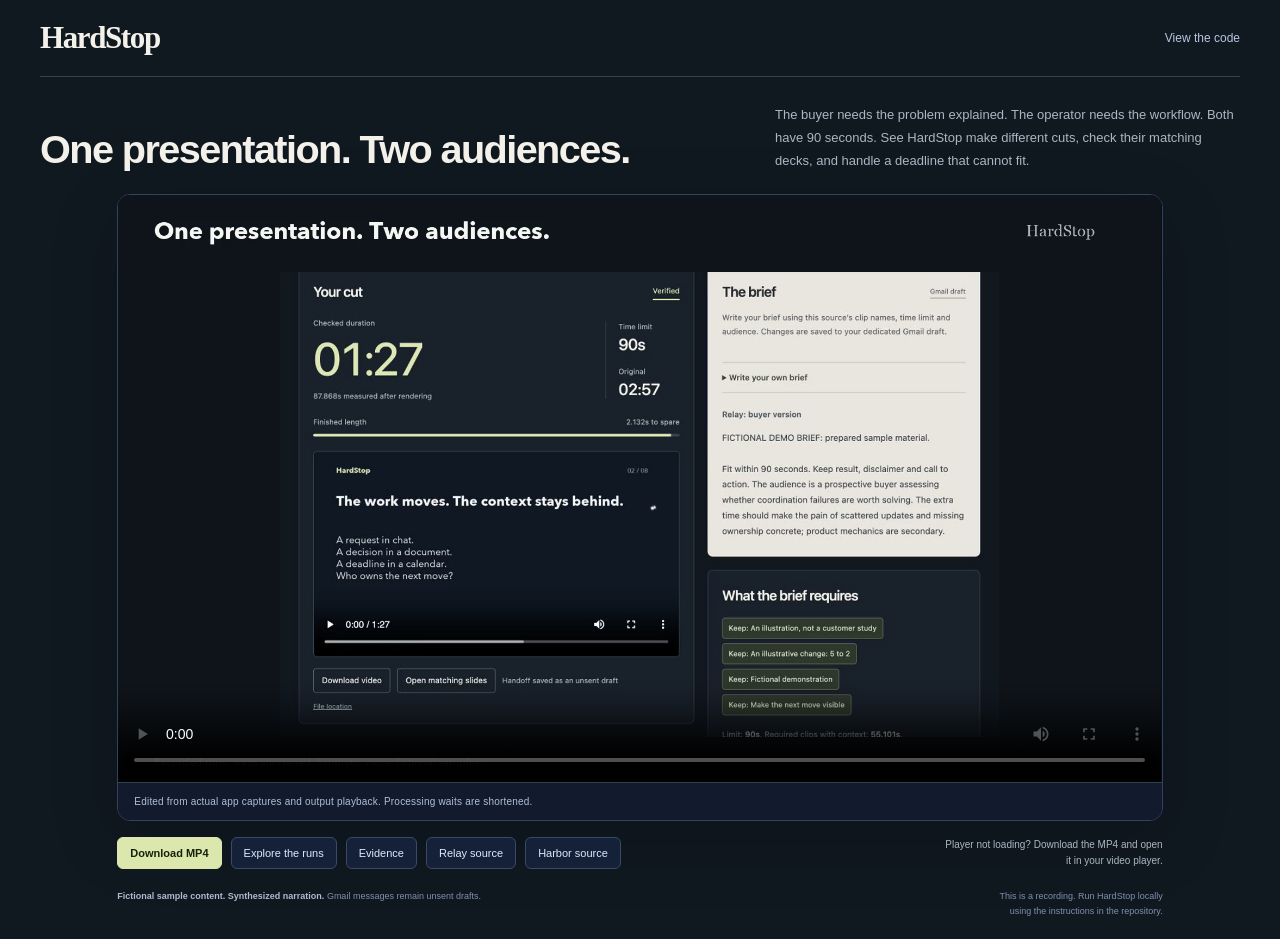
<file: docs/index.html>
<!doctype html>
<html lang="en">
<head>
  <meta charset="utf-8">
  <meta name="viewport" content="width=device-width, initial-scale=1">
  <meta name="color-scheme" content="dark">
  <meta name="description" content="One presentation, two audiences. Watch HardStop turn a Gmail brief into checked video and matching slides using real app runs.">
  <title>HardStop: Watch the demonstration</title>
  <style>
    :root{color-scheme:dark;font-family:-apple-system,BlinkMacSystemFont,"Segoe UI",sans-serif;background:#101820;color:#f3f1e9;font-synthesis:none;--muted:#acb6c2;--line:#34414f;--citron:#dce7ad}
    *{box-sizing:border-box}body{margin:0}a{color:inherit;text-underline-offset:4px}a:focus-visible,video:focus-visible{outline:3px solid var(--citron);outline-offset:5px;border-radius:4px}.shell{max-width:1460px;margin:auto;padding:0 40px}.skip{position:absolute;left:20px;top:-60px;background:var(--citron);color:#0b1120;padding:10px 14px;z-index:2}.skip:focus{top:12px}header{height:77px;border-bottom:1px solid var(--line);display:flex;align-items:center;justify-content:space-between;gap:20px}.brand{font-family:Georgia,"Times New Roman",serif;font-size:31px;font-weight:700;letter-spacing:-1.4px;text-decoration:none;display:flex;align-items:center;gap:11px}.repo-link{color:#b7c6e2;font-size:12px;text-decoration:none;display:flex;gap:10px;align-items:center}.repo-link:hover{color:var(--citron)}main{padding:27px 0 0}.intro{display:flex;align-items:flex-end;justify-content:space-between;gap:30px;margin-bottom:22px}h1{font-size:clamp(28px,3.1vw,43px);font-weight:600;line-height:1.15;letter-spacing:-1.6px;margin:0}.intro p{color:var(--muted);font-size:13px;line-height:1.75;max-width:465px;margin:0}.player-wrap{width:min(100%,calc((100svh - 312px)*16/9));min-width:0;margin:auto}.player-frame{background:#060c16;border:1px solid #35425d;border-radius:13px;overflow:hidden;box-shadow:0 20px 70px #00000026}video{display:block;width:100%;height:auto;aspect-ratio:16/9;object-fit:contain;background:#060c16}.recording-label{display:flex;align-items:center;gap:9px;padding:13px 16px;border-top:1px solid var(--line);font-size:10px;letter-spacing:.2px;color:#afbed7;background:#111b2d}.below{display:flex;justify-content:space-between;align-items:center;gap:18px;margin:16px 0 0}.links{display:flex;align-items:center;gap:9px;flex-wrap:wrap}.button{display:inline-flex;align-items:center;gap:8px;padding:9px 12px;border:1px solid #394a69;border-radius:6px;background:#152138;color:#dfe9fc;text-decoration:none;font-size:11px;white-space:nowrap}.button.primary{color:#17200c;background:var(--citron);border-color:var(--citron);font-weight:650}.button:hover{border-color:#86a9ff}.button.primary:hover{background:#e7ff99;border-color:#e7ff99}.fallback-note{font-size:10px;line-height:1.6;color:var(--muted);max-width:225px;margin:0;text-align:right}.disclosure{display:flex;justify-content:space-between;gap:20px;padding:20px 0 21px;font-size:9px;line-height:1.6;color:#7f90ae}.disclosure p{margin:0}.disclosure p:last-child{text-align:right}.disclosure strong{font-weight:550;color:#aebbd0}
    @media(min-height:1000px){main{padding-top:31px}.intro{margin-bottom:25px}.player-wrap{width:min(100%,calc((100svh - 337px)*16/9))}}
    @media(max-width:900px){.shell{padding:0 24px}.intro{display:block}.intro p{max-width:none;margin-top:13px;font-size:12px}.player-wrap{width:100%}h1{font-size:35px}.below{align-items:flex-start}.fallback-note{max-width:180px}.disclosure{padding-top:23px}}
    @media(max-width:560px){.shell{padding:0 16px}header{height:67px}.brand{font-size:23px}.repo-link{font-size:10px;gap:6px}main{padding-top:24px}h1{font-size:31px;letter-spacing:-1.1px}.intro{margin-bottom:20px}.intro p{font-size:11px;line-height:1.8}.player-frame{border-radius:9px}.recording-label{font-size:8px;line-height:1.6;padding:10px 12px;gap:7px}.below{display:block;margin-top:13px}.button{font-size:10px;padding:9px 10px}.links{gap:7px}.fallback-note{max-width:none;margin-top:13px;text-align:left;font-size:9px}.disclosure{display:block;font-size:8px;padding-top:21px}.disclosure p:last-child{text-align:left;margin-top:6px}}
  </style>
</head>
<body>
  <a class="skip" href="#demonstration">Skip to demonstration video</a>
  <div class="shell">
    <header>
      <a class="brand" href="https://github.com/statsguysam/hardstop" aria-label="HardStop source repository">HardStop</a>
      <a class="repo-link" href="https://github.com/statsguysam/hardstop">View the code</a>
    </header>
    <main>
      <div class="intro">
        <div><h1>One presentation. Two audiences.</h1></div>
        <p>The buyer needs the problem explained. The operator needs the workflow. Both have 90 seconds. See HardStop make different cuts, check their matching decks, and handle a deadline that cannot fit.</p>
      </div>
      <section class="player-wrap" aria-label="Recorded HardStop demonstration">
        <div class="player-frame">
          <video id="demonstration" controls playsinline preload="metadata" poster="images/hardstop.png" width="1920" height="1080" aria-label="HardStop recorded demonstration with real API runs" aria-describedby="recording-description">
            <source src="https://github.com/statsguysam/hardstop/releases/download/v0.3.0/hardstop-demo.mp4" type="video/mp4">
            Your browser cannot play this video. <a href="https://github.com/statsguysam/hardstop/releases/download/v0.3.0/hardstop-demo.mp4">Download the demonstration MP4.</a>
            <track kind="captions" src="demo-captions.vtt" srclang="en" label="English" default>
          </video>
          <div id="recording-description" class="recording-label">Edited from actual app captures and output playback. Processing waits are shortened.</div>
        </div>
        <div class="below">
          <nav class="links" aria-label="Demonstration resources">
            <a class="button primary" href="https://github.com/statsguysam/hardstop/releases/download/v0.3.0/hardstop-demo.mp4" download>Download MP4</a>
            <a class="button" href="explore.html">Explore the runs</a>
            <a class="button" href="https://github.com/statsguysam/hardstop/blob/main/docs/EVIDENCE.md">Evidence</a>
            <a class="button" href="https://github.com/statsguysam/hardstop/releases/download/v0.3.0/hardstop-relay-source.zip">Relay source</a>
            <a class="button" href="https://github.com/statsguysam/hardstop/releases/download/v0.3.0/hardstop-harbor-source.zip">Harbor source</a>
          </nav>
          <p class="fallback-note">Player not loading? Download the MP4 and open it in your video player.</p>
        </div>
        <footer class="disclosure"><p><strong>Fictional sample content. Synthesized narration.</strong> Gmail messages remain unsent drafts.</p><p>This is a recording. Run HardStop locally<br>using the instructions in the repository.</p></footer>
      </section>
    </main>
  </div>
</body>
</html>
</file>
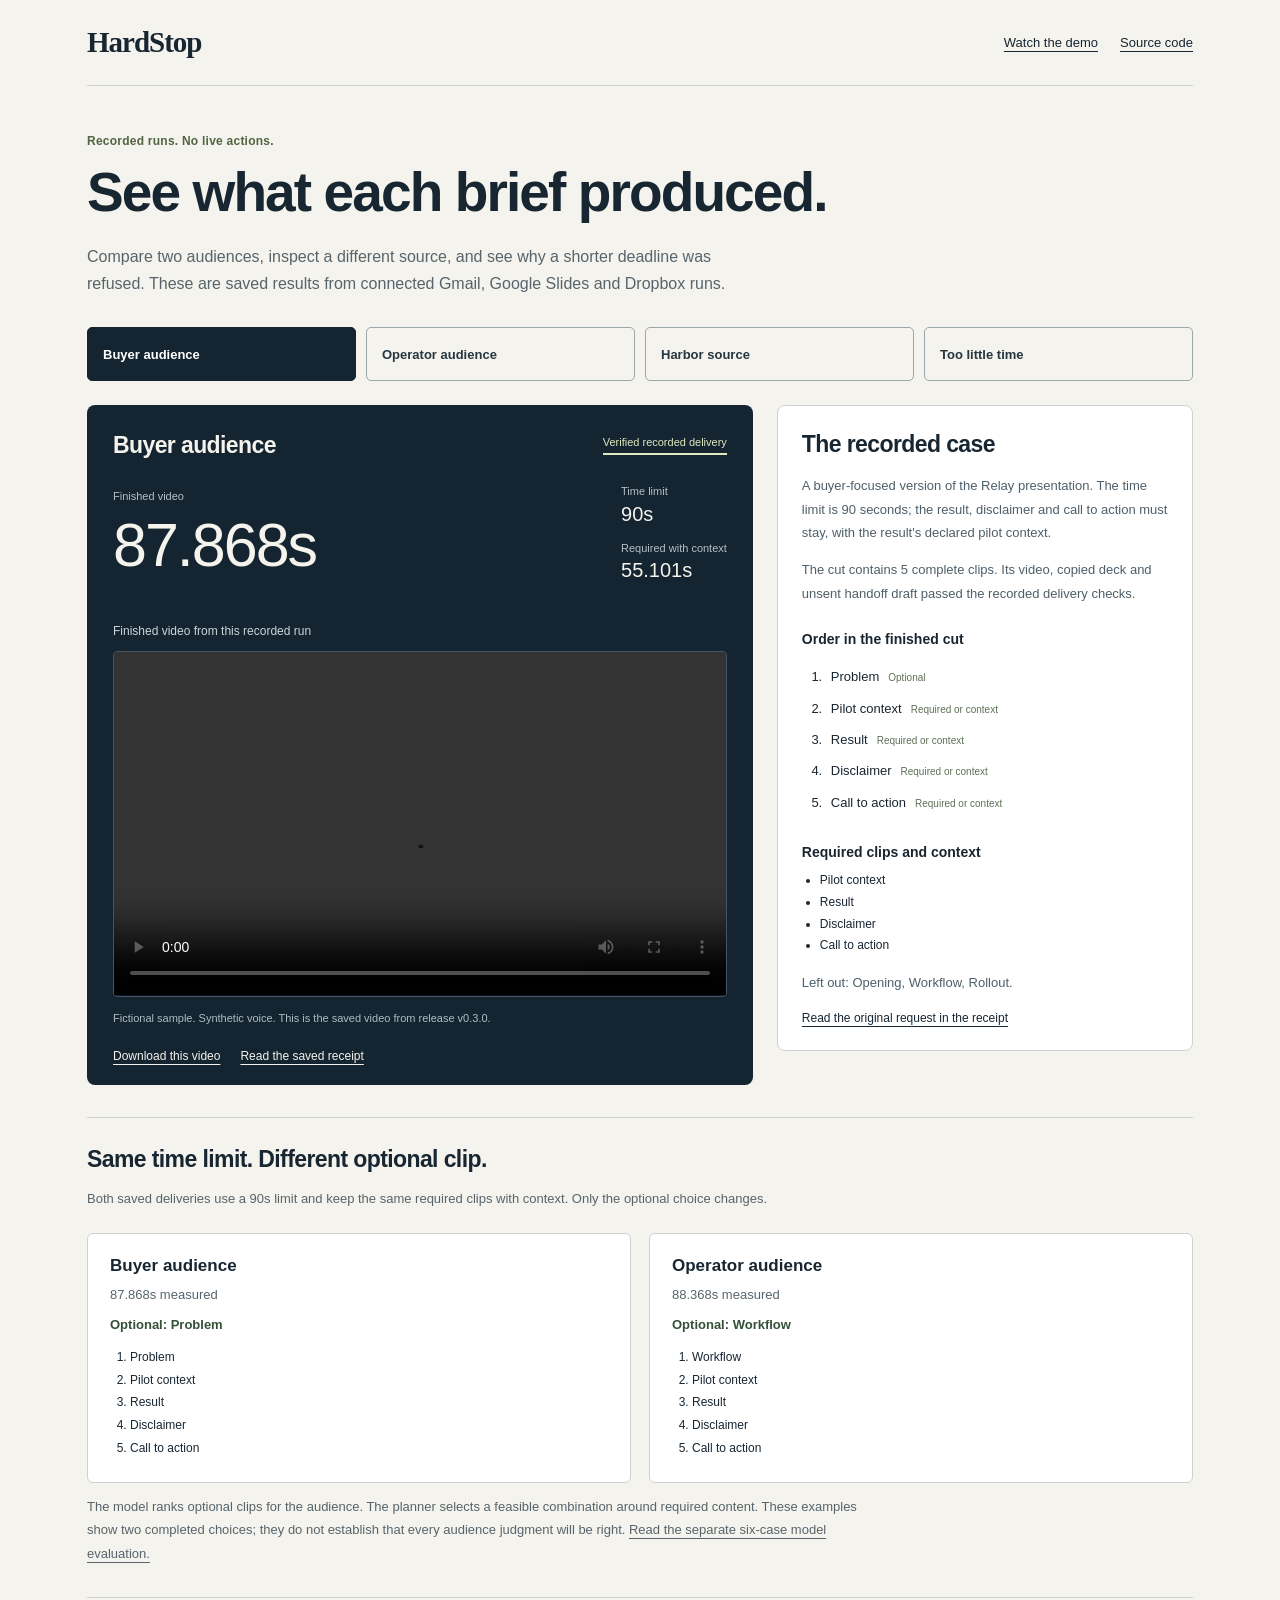
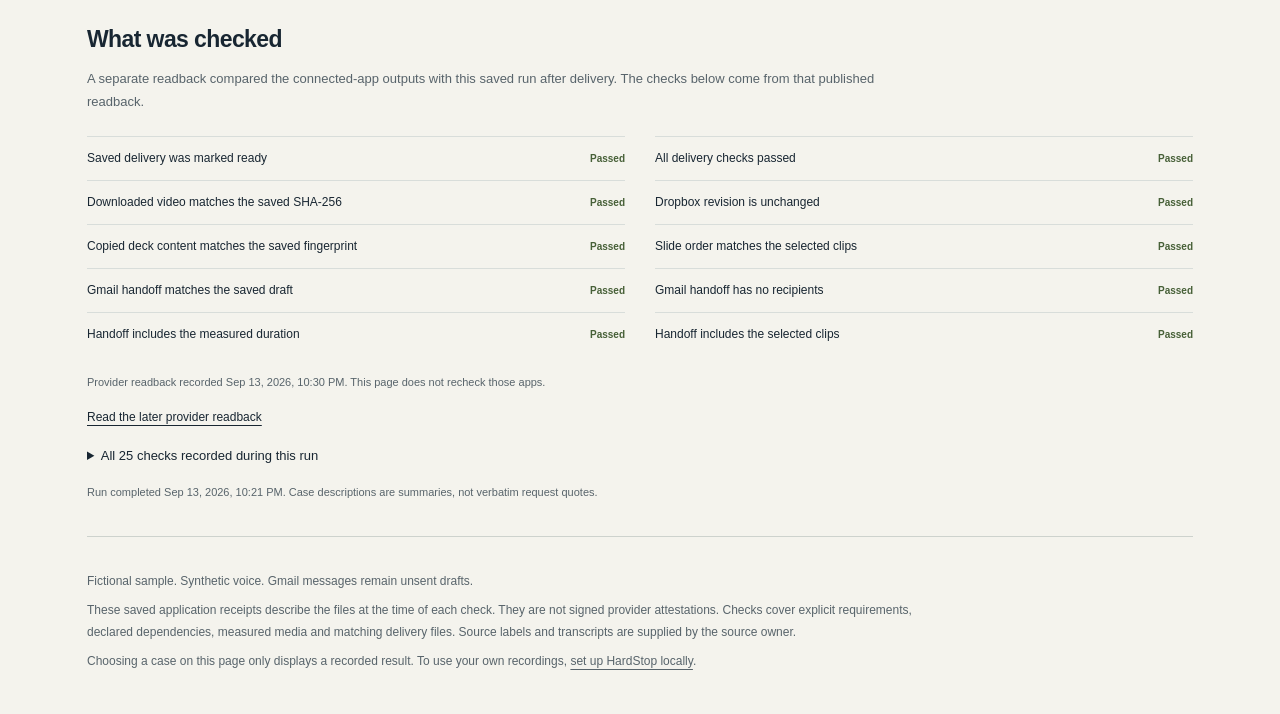
<file: docs/explore.html>
<!doctype html>
<html lang="en">
<head>
  <meta charset="utf-8">
  <meta name="viewport" content="width=device-width, initial-scale=1">
  <meta name="description" content="Inspect four recorded HardStop results, their selected clips, and the saved delivery checks. No account setup needed.">
  <meta name="referrer" content="no-referrer">
  <meta http-equiv="Content-Security-Policy" content="default-src 'self'; script-src 'self' 'unsafe-inline'; style-src 'self' 'unsafe-inline'; media-src https:; connect-src 'self'; object-src 'none'; base-uri 'none'; form-action 'none'">
  <title>HardStop: Inspect recorded results</title>
  <style>
    :root{font-family:-apple-system,BlinkMacSystemFont,"Segoe UI",sans-serif;color:#182632;background:#f4f3ed;--muted:#58646b;--line:#cdd2cd;--navy:#142431;--green:#dfe8bf}
    *{box-sizing:border-box}body{margin:0}a{color:inherit;text-underline-offset:4px}button{font:inherit;cursor:pointer}button:focus-visible,a:focus-visible,summary:focus-visible,video:focus-visible{outline:3px solid #4777a0;outline-offset:4px}[hidden]{display:none!important}.wrap{max-width:1170px;margin:auto;padding:0 32px}.top{display:flex;flex-wrap:wrap;align-items:center;justify-content:space-between;gap:24px;padding:26px 0;border-bottom:1px solid var(--line)}.brand{font:700 29px Georgia,serif;letter-spacing:-1px;text-decoration:none}.top nav{display:flex;gap:22px;font-size:13px}.intro{padding:48px 0 30px;max-width:780px}.eyebrow{font-size:12px;font-weight:650;letter-spacing:.02em;color:#536442;margin:0 0 15px}h1{font-size:clamp(34px,5vw,55px);line-height:1.09;letter-spacing:-1.9px;font-weight:550;margin:0 0 20px}.intro p:last-child{font-size:16px;line-height:1.7;color:var(--muted);max-width:680px;margin:0}.cases{display:grid;grid-template-columns:repeat(4,1fr);gap:10px;margin:0 0 24px}.cases button{background:transparent;border:1px solid #9ba7a8;border-radius:5px;color:#263741;padding:15px;text-align:left;font-size:13px;font-weight:550;min-height:54px}.cases button[aria-pressed=true]{background:var(--navy);border-color:var(--navy);color:#fff}.cases button:disabled{cursor:wait;opacity:.6}.notice{padding:18px;border:1px solid #a8b6bc;background:#e7ecec;border-radius:5px;line-height:1.65;margin-bottom:24px}.notice.error{background:#f2e5db;border-color:#a98166}.layout{display:grid;grid-template-columns:minmax(0,1.6fr) minmax(290px,1fr);gap:24px}.result{background:var(--navy);color:#f4f3ec;border-radius:8px;overflow:hidden;min-width:0}.result-head{padding:26px 26px 20px;display:flex;flex-wrap:wrap;align-items:flex-start;justify-content:space-between;gap:20px}h2{font-size:23px;line-height:1.3;letter-spacing:-.6px;font-weight:550;margin:0}.status{font-size:11px;border-bottom:2px solid var(--green);padding:5px 0;color:var(--green);white-space:nowrap}.status.blocked{border-color:#e8bd91;color:#e8bd91}.metrics{display:flex;gap:30px;align-items:flex-end;padding:2px 26px 24px}.primary{flex:1;min-width:0}.metric-label{display:block;font-size:11px;line-height:1.5;color:#b3c0c7}.duration{font-size:clamp(38px,5vw,61px);font-weight:450;letter-spacing:-2px;line-height:1.2;margin-top:5px;font-variant-numeric:tabular-nums}.secondary{display:flex;flex-direction:column;gap:14px}.secondary strong{font-size:20px;font-weight:500;display:block;margin-top:3px;font-variant-numeric:tabular-nums}.media{padding:0 26px}video{display:block;width:100%;aspect-ratio:16/9;background:#0a141e;border:1px solid #455563;border-radius:4px}.video-label{font-size:12px;line-height:1.6;color:#cbd5d9;margin:16px 0 10px}.media-note{font-size:11px;line-height:1.7;color:#adbdc7;margin:12px 0 0}.result-links{display:flex;flex-wrap:wrap;gap:20px;padding:22px 26px;font-size:12px}.case-panel{padding:24px;border:1px solid var(--line);border-radius:8px;background:#fff;align-self:start}.case-panel p{font-size:13px;line-height:1.8;color:#4e5f69;margin:14px 0}.case-panel h3{font-size:14px;font-weight:600;margin:26px 0 10px}.clip-list{margin:14px 0 0;padding-left:24px}.clip-list li{font-size:13px;line-height:1.65;padding:5px 0 5px 5px}.clip-list .tag{font-size:10px;color:#5f7055;display:inline-block;margin-left:9px}.required{font-size:12px;line-height:1.8;margin:0;padding-left:18px}.small-link{font-size:12px}.section{border-top:1px solid var(--line);margin-top:32px;padding-top:27px}.section-intro{color:var(--muted);font-size:13px;line-height:1.8;margin:12px 0 22px;max-width:790px}.comparison{display:grid;grid-template-columns:1fr 1fr;gap:18px}.comparison article{padding:22px;border:1px solid var(--line);border-radius:6px;background:#fff}.comparison h3{font-size:17px;font-weight:550;margin:0 0 8px}.comparison p{font-size:13px;line-height:1.7;color:var(--muted);margin:8px 0}.comparison .optional{font-weight:600;color:#345137}.comparison ol{font-size:12px;line-height:1.9;padding-left:20px;margin:10px 0 0}.checks{display:grid;grid-template-columns:repeat(2,minmax(0,1fr));gap:0 30px;list-style:none;margin:0;padding:0}.checks li{display:flex;justify-content:space-between;align-items:baseline;gap:20px;border-top:1px solid #d8ddda;padding:12px 0;font-size:12px;line-height:1.6}.checks strong{font-size:10px;font-weight:600;color:#476038;white-space:nowrap}.checks strong.failed{color:#9a502f}details{margin-top:21px}summary{cursor:pointer;font-size:13px;line-height:1.6}.receipt-date{font-size:11px;line-height:1.7;color:var(--muted);margin:16px 0}footer{border-top:1px solid var(--line);padding:26px 0 34px;margin-top:34px;color:var(--muted);font-size:12px;line-height:1.85}footer p{margin:7px 0;max-width:860px}.skip{position:absolute;left:16px;top:-50px;background:white;padding:10px}.skip:focus{top:10px}.empty-selection{font-size:13px;line-height:1.8;color:#78533b;margin-top:16px}
    @media(max-width:800px){.wrap{padding:0 20px}.layout{grid-template-columns:1fr}.intro{padding-top:34px}.cases{grid-template-columns:1fr 1fr}.comparison{grid-template-columns:1fr}.checks{grid-template-columns:1fr}.top nav{gap:14px;font-size:12px}.metrics{gap:20px}}
    @media(prefers-reduced-motion:reduce){*{scroll-behavior:auto!important}}
  </style>
</head>
<body>
  <a class="skip" href="#case-buttons">Skip to recorded cases</a>
  <div class="wrap">
    <header class="top"><a class="brand" href="index.html">HardStop</a><nav aria-label="Main navigation"><a href="index.html">Watch the demo</a><a href="https://github.com/statsguysam/hardstop">Source code</a></nav></header>
    <main>
      <section class="intro"><p class="eyebrow">Recorded runs. No live actions.</p><h1>See what each brief produced.</h1><p>Compare two audiences, inspect a different source, and see why a shorter deadline was refused. These are saved results from connected Gmail, Google Slides and Dropbox runs.</p></section>
      <div id="case-buttons" class="cases" role="group" aria-label="Choose a recorded case">
        <button type="button" data-case="buyer" aria-pressed="true" disabled>Buyer audience</button>
        <button type="button" data-case="operator" aria-pressed="false" disabled>Operator audience</button>
        <button type="button" data-case="harbor" aria-pressed="false" disabled>Harbor source</button>
        <button type="button" data-case="impossible" aria-pressed="false" disabled>Too little time</button>
      </div>
      <div id="load-status" class="notice" role="status">Loading the published receipts.</div>
      <noscript><p>This inspector needs JavaScript to read the saved JSON receipts. You can <a href="evidence/buyer-polished.json">read the buyer receipt</a>, <a href="evidence/operator-polished.json">operator receipt</a>, <a href="evidence/harbor-polished.json">Harbor receipt</a>, or <a href="evidence/impossible-polished.json">impossible-request receipt</a> directly.</p></noscript>
      <div id="results" hidden>
        <div class="layout">
          <section class="result" aria-labelledby="case-title">
            <div class="result-head"><h2 id="case-title"></h2><span id="case-status" class="status"></span></div>
            <div class="metrics"><div class="primary"><span id="duration-label" class="metric-label"></span><div id="duration" class="duration"></div></div><div class="secondary"><div><span class="metric-label">Time limit</span><strong id="budget"></strong></div><div><span class="metric-label">Required with context</span><strong id="minimum"></strong></div></div></div>
            <div class="media"><p id="video-label" class="video-label"></p><video id="video" controls playsinline preload="metadata" aria-describedby="video-label media-note"></video><p id="media-note" class="media-note">Fictional sample. Synthetic voice. Saved release video.</p></div>
            <div class="result-links"><a id="video-download" download>Download this video</a><a id="receipt-link">Read the saved receipt</a></div>
          </section>
          <section class="case-panel" aria-labelledby="context-title"><h2 id="context-title">The recorded case</h2><p id="context"></p><p id="outcome"></p><h3 id="selection-title">Order in the finished cut</h3><ol id="selected" class="clip-list"></ol><p id="empty-selection" class="empty-selection" hidden>No new cut was created.</p><h3>Required clips and context</h3><ul id="required" class="required"></ul><p id="omitted"></p><a id="brief-link" class="small-link">Request evidence</a></section>
        </div>
        <section class="section" aria-labelledby="comparison-title"><h2 id="comparison-title">Same time limit. Different optional clip.</h2><p id="comparison-summary" class="section-intro"></p><div id="comparison" class="comparison"></div><p class="section-intro">The model ranks optional clips for the audience. The planner selects a feasible combination around required content. These examples show two completed choices; they do not establish that every audience judgment will be right. <a href="evidence/audience-evaluation.json">Read the separate six-case model evaluation.</a></p></section>
        <section class="section" aria-labelledby="checks-title"><h2 id="checks-title">What was checked</h2><p id="checks-summary" class="section-intro"></p><ul id="readback-checks" class="checks"></ul><p id="readback-date" class="receipt-date"></p><a id="readback-link" class="small-link" href="evidence/delivery-readbacks-v3.json">Read the later provider readback</a><details><summary id="all-checks-title">All checks recorded during the run</summary><ul id="run-checks" class="checks"></ul></details><p id="run-date" class="receipt-date"></p></section>
      </div>
    </main>
    <footer><p>Fictional sample. Synthetic voice. Gmail messages remain unsent drafts.</p><p>These saved application receipts describe the files at the time of each check. They are not signed provider attestations. Checks cover explicit requirements, declared dependencies, measured media and matching delivery files. Source labels and transcripts are supplied by the source owner.</p><p>Choosing a case on this page only displays a recorded result. To use your own recordings, <a href="https://github.com/statsguysam/hardstop/blob/main/docs/SOURCE_GUIDE.md">set up HardStop locally</a>.</p></footer>
  </div>
  <script>
    "use strict";
    (() => {
      const publication = {release:"v0.3.0", readback:"delivery-readbacks-v3.json", artifacts:"release-v3.json"};
      const release = "https://github.com/statsguysam/hardstop/releases/download/" + publication.release + "/";
      const cases = {
        buyer: {title:"Buyer audience", receipt:"buyer-polished.json", video:"hardstop-buyer-cut.mp4", readback:"buyer", context:"A buyer-focused version of the Relay presentation. The time limit is 90 seconds; the result, disclaimer and call to action must stay, with the result's declared pilot context."},
        operator: {title:"Operator audience", receipt:"operator-polished.json", video:"hardstop-operator-cut.mp4", readback:"operator_after_impossible", context:"An operator-focused version of the same Relay material, with the same 90-second limit and required clips. The audience needs the workflow explanation."},
        harbor: {title:"Harbor source", receipt:"harbor-polished.json", video:"hardstop-harbor-cut.mp4", readback:"harbor", context:"Six separate Harbor recordings were imported through the source catalog. The brief gives 60 seconds and requires the finding, limitations and next step. The finding also needs its setting."},
        impossible: {title:"Too little time", receipt:"impossible-polished.json", video:"hardstop-operator-cut.mp4", readback:"operator_after_impossible", context:"The Relay time limit changes to 30 seconds, while the result, disclaimer, call to action and pilot context remain mandatory. Whole recordings must stay intact."}
      };
      const checkLabels = {
        local_and_download_sha256_match_recorded:"Downloaded video matches the saved SHA-256",
        dropbox_revision_matches_recorded:"Dropbox revision is unchanged",
        deck_fingerprint_matches_recorded:"Copied deck content matches the saved fingerprint",
        slide_order_matches_selection:"Slide order matches the selected clips",
        handoff_has_no_recipients:"Gmail handoff has no recipients",
        handoff_identity_matches_recorded:"Gmail handoff matches the saved draft",
        handoff_contains_duration:"Handoff includes the measured duration",
        handoff_contains_selected_clips:"Handoff includes the selected clips",
        impossible_created_no_outputs:"Impossible request created no new outputs",
        ready_pointer_unchanged:"Previous verified delivery remains selected",
        saved_run_ready:"Saved delivery was marked ready",
        all_delivery_checks_passed:"All delivery checks passed",
        copied_source_content:"Copied source content",
        required_closure:"Required clips and declared context",
        output_sha256:"Uploaded video byte hash",
        measured_deadline:"Finished video fits the deadline",
        decode_verified:"Complete audio and video decode",
        matching_deck:"Slides match the selected clips",
        handoff_readback:"Gmail handoff readback",
        final_outputs:"Final output revisions",
        fresh_inputs:"Source inputs still current",
        mandatory_duration:"Required clips fit the deadline"
      };
      const $ = id => document.getElementById(id);
      const human = value => String(value).replace(/_/g," ").replace(/^./, letter => letter.toUpperCase());
      const seconds = value => (value / 1000).toFixed(3).replace(/\.?0+$/, "") + "s";
      const when = value => new Date(value).toLocaleString(undefined, {dateStyle:"medium",timeStyle:"short",timeZoneName:undefined});
      const set = (id, value) => { $(id).textContent = value; };
      const add = (parent, tag, text, className) => {
        const element = document.createElement(tag);
        if (text !== undefined) element.textContent = text;
        if (className) element.className = className;
        parent.appendChild(element);
        return element;
      };
      const list = value => Array.isArray(value) && value.every(id => typeof id === "string" && /^[a-z][a-z0-9_]{1,39}$/.test(id));
      const positive = value => Number.isInteger(value) && value > 0;
      const same = (left,right) => JSON.stringify([...left].sort()) === JSON.stringify([...right].sort());
      let records, readbacks;

      function validate(receipts, readback, assets) {
        if (!Array.isArray(readback.results) || !Array.isArray(assets.artifacts)) throw new Error("Missing evidence index");
        for (const [key, config] of Object.entries(cases)) {
          const record = receipts[key];
          if (record.evidence_kind !== "saved_run_receipt" || !list(record.plan?.selected_ids) || !list(record.plan?.required_closure) ||
              !list(record.plan?.removed_ids) || !positive(record.constraints?.max_duration_ms) || !positive(record.plan?.minimum_required_ms) ||
              !Array.isArray(record.checks) || !record.checks.every(item => typeof item.name === "string" && typeof item.passed === "boolean") ||
              !Number.isFinite(Date.parse(record.finished_at))) throw new Error("Receipt has an unsupported shape");
          const check = readback.results.find(item => item.label === config.readback);
          if (!check || check.status !== "passed" || !check.checks || !Number.isFinite(Date.parse(check.checked_at))) throw new Error("Readback is unavailable");
          const videoRecord = key === "impossible" ? receipts.operator : record;
          const asset = assets.artifacts.find(item => item.name === config.video);
          if (!asset || !/^[a-f0-9]{64}$/.test(videoRecord.media?.sha256 || "") || asset.sha256 !== videoRecord.media.sha256 || check.media_sha256 !== videoRecord.media.sha256 ||
              check.run_id !== videoRecord.local_run_id || check.duration_ms !== videoRecord.media?.duration_ms) throw new Error("Video evidence does not match the saved run");
          if (key === "impossible") {
            if (record.status !== "infeasible" || record.plan.selected_ids.length || record.output_verification?.delivery_promoted !== false ||
                record.plan.minimum_required_ms <= record.constraints.max_duration_ms || check.checks.impossible_created_no_outputs !== true ||
                check.checks.ready_pointer_unchanged !== true || Date.parse(check.checked_at) < Date.parse(record.finished_at)) throw new Error("Preservation evidence is incomplete");
          } else if (record.status !== "ready" || record.plan.status !== "feasible" || !positive(record.media?.duration_ms) ||
              record.media.duration_ms > record.constraints.max_duration_ms || record.output_verification?.delivery_promoted !== true ||
              !record.plan.required_closure.every(id => record.plan.selected_ids.includes(id)) ||
              !record.checks.every(item => item.passed) || !Object.values(check.checks).every(value => value === true)) throw new Error("Delivery evidence is incomplete");
        }
        if (receipts.buyer.constraints.max_duration_ms !== receipts.operator.constraints.max_duration_ms ||
            !same(receipts.buyer.plan.required_closure,receipts.operator.plan.required_closure) ||
            [receipts.buyer,receipts.operator].some(record => record.plan.selected_ids.filter(id => !record.plan.required_closure.includes(id)).length !== 1)) throw new Error("Audience comparison no longer has matching requirements");
      }

      function showChecks(target, checks) {
        const container = $(target);
        container.replaceChildren();
        for (const [name, passed] of checks) {
          const row = add(container,"li");
          add(row,"span",checkLabels[name] || human(name));
          add(row,"strong",passed ? "Passed" : "Did not pass",passed ? "" : "failed");
        }
      }

      function showComparison() {
        const target = $("comparison");
        target.replaceChildren();
        set("comparison-summary", "Both saved deliveries use a " + seconds(records.buyer.constraints.max_duration_ms) + " limit and keep the same required clips with context. Only the optional choice changes.");
        for (const key of ["buyer","operator"]) {
          const record = records[key];
          const card = add(target,"article");
          add(card,"h3",cases[key].title);
          add(card,"p",seconds(record.media.duration_ms) + " measured");
          const optional = record.plan.selected_ids.filter(id => !record.plan.required_closure.includes(id));
          add(card,"p","Optional: " + optional.map(human).join(", "),"optional");
          const clips = add(card,"ol");
          for (const id of record.plan.selected_ids) add(clips,"li",human(id));
        }
      }

      function showCase(key) {
        const config = cases[key], record = records[key];
        const blocked = key === "impossible";
        const readback = readbacks.results.find(item => item.label === config.readback);
        document.querySelectorAll("[data-case]").forEach(button => button.setAttribute("aria-pressed",String(button.dataset.case === key)));
        set("case-title",config.title);
        set("case-status",blocked ? "No new delivery" : "Verified recorded delivery");
        $("case-status").className = "status" + (blocked ? " blocked" : "");
        set("duration-label",blocked ? "Required clips exceed the limit" : "Finished video");
        set("duration",blocked ? "Cannot fit" : seconds(record.media.duration_ms));
        set("budget",seconds(record.constraints.max_duration_ms));
        set("minimum",seconds(record.plan.minimum_required_ms));
        set("context",config.context);
        set("outcome",blocked ? "Required clips need " + seconds(record.plan.minimum_required_ms) + ". The request was stopped before a new video, deck or handoff was created." : "The cut contains " + record.plan.selected_ids.length + " complete clips. Its video, copied deck and unsent handoff draft passed the recorded delivery checks.");
        set("video-label",blocked ? "Previous operator delivery, preserved after this request" : "Finished video from this recorded run");
        const url = release + config.video;
        if ($("video").getAttribute("src") !== url) {
          $("video").pause();
          $("video").setAttribute("src",url);
          $("video").load();
        }
        $("video-download").href = url;
        $("receipt-link").href = "evidence/" + config.receipt;
        $("brief-link").href = "evidence/" + config.receipt;
        $("brief-link").title = record.brief?.text_included === true ? "This saved receipt includes the original fictional brief." : "The request wording is redacted. The case description is a summary, not a verbatim quote.";
        set("brief-link",record.brief?.text_included === true ? "Read the original request in the receipt" : "Read the receipt (request wording redacted)");
        set("media-note","Fictional sample. Synthetic voice. This is the saved video from release " + publication.release + ".");
        $("readback-link").href = "evidence/" + publication.readback;
        const selected = $("selected"), required = $("required");
        selected.replaceChildren(); required.replaceChildren();
        for (const id of record.plan.selected_ids) {
          const row = add(selected,"li",human(id));
          add(row,"span",record.plan.required_closure.includes(id) ? "Required or context" : "Optional","tag");
        }
        for (const id of record.plan.required_closure) add(required,"li",human(id));
        $("empty-selection").hidden = !blocked;
        set("selection-title",blocked ? "No selection was delivered" : "Order in the finished cut");
        set("omitted",blocked ? "The video on the left is the earlier verified operator version." : "Left out: " + record.plan.removed_ids.map(human).join(", ") + ".");
        showChecks("readback-checks",Object.entries(readback.checks));
        set("checks-summary",blocked ? "A later provider readback confirmed that the previous operator delivery was preserved and this impossible request created no outputs." : "A separate readback compared the connected-app outputs with this saved run after delivery. The checks below come from that published readback.");
        set("readback-date","Provider readback recorded " + when(readback.checked_at) + ". This page does not recheck those apps.");
        showChecks("run-checks",record.checks.map(item => [item.name,item.passed]));
        set("all-checks-title","All " + record.checks.length + " checks recorded during this run");
        set("run-date","Run completed " + when(record.finished_at) + ". Case descriptions are summaries, not verbatim request quotes.");
      }

      async function read(path) {
        const response = await fetch("evidence/" + path,{credentials:"omit",cache:"no-cache"});
        if (!response.ok) throw new Error("A published receipt could not be loaded");
        return response.json();
      }
      async function start() {
        try {
          const [receiptList, readback, assets] = await Promise.all([
            Promise.all(Object.values(cases).map(config => read(config.receipt))),
            read(publication.readback),read(publication.artifacts)
          ]);
          const loaded = Object.fromEntries(Object.keys(cases).map((key,index) => [key,receiptList[index]]));
          validate(loaded,readback,assets);
          records = loaded; readbacks = readback;
          showComparison(); showCase("buyer");
          $("results").hidden = false; $("load-status").hidden = true;
          document.querySelectorAll("[data-case]").forEach(button => {
            button.disabled = false;
            button.addEventListener("click",() => showCase(button.dataset.case));
          });
        } catch (_) {
          $("results").hidden = true;
          set("load-status","The saved results could not be verified for display. Please use the receipt links below or try again later.");
          $("load-status").className = "notice error";
          const links = add($("load-status"),"p");
          for (const config of Object.values(cases)) {
            const link = add(links,"a",config.title + " receipt ");
            link.href = "evidence/" + config.receipt;
          }
        }
      }
      start();
    })();
  </script>
</body>
</html>
</file>
